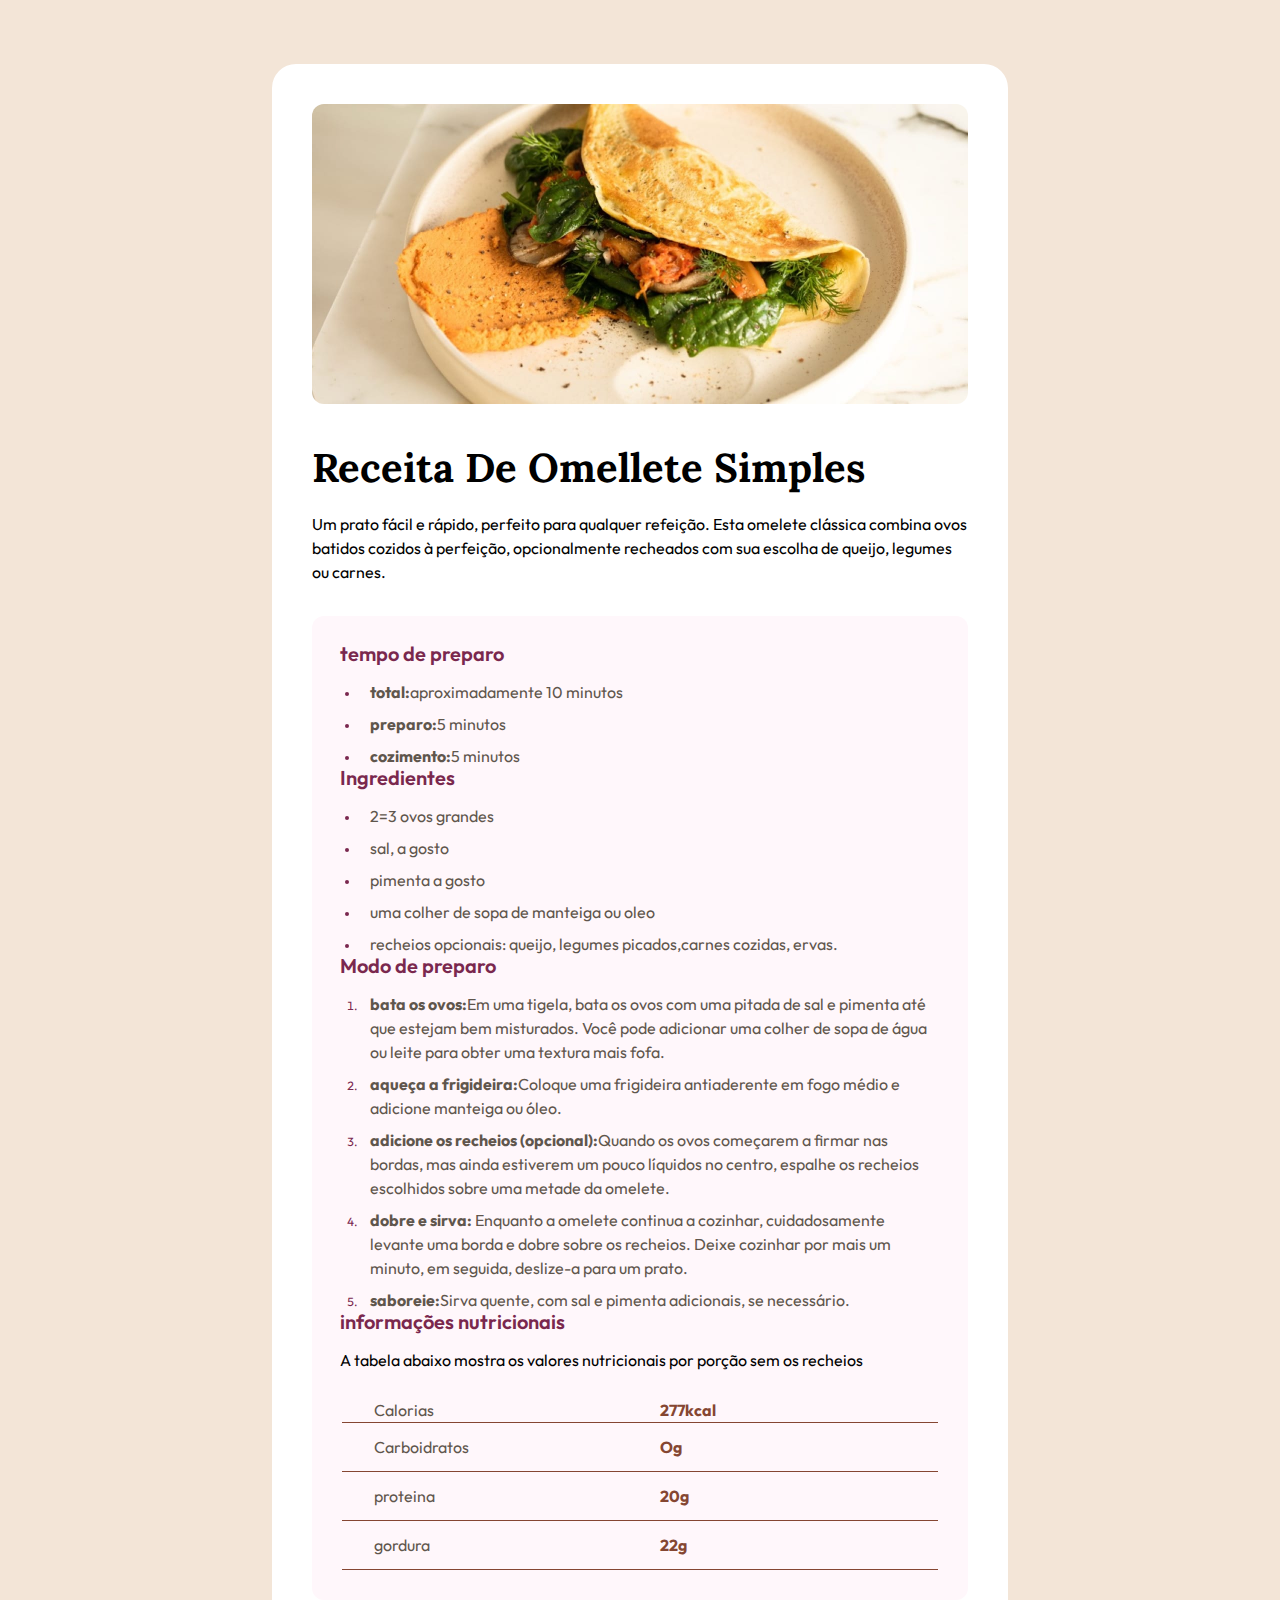
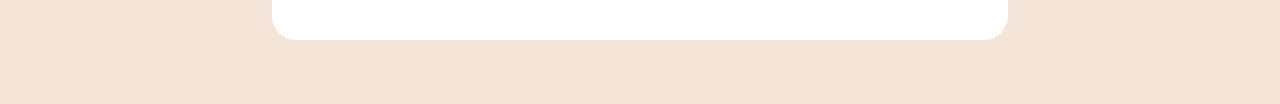
<file: index.html>
<!DOCTYPE html>
<html lang="pt-br">
<head>
    <meta charset="UTF-8">
    <meta name="viewport" content="width=device-width, initial-scale=1.0">
    <link rel="stylesheet" href="style.css">
    <link rel="preconnect" href="https://fonts.googleapis.com">
<link rel="preconnect" href="https://fonts.gstatic.com" crossorigin>
<link href="https://fonts.googleapis.com/css2?family=Lora:ital,wght@0,400..700;1,400..700&family=Outfit:wght@100..900&display=swap" rel="stylesheet"> 
    <title>receita</title>
</head>
</body>
<div>
            <img src="./image-omelette.jpeg" alt="image-omelette">
        <h1>Receita De Omellete Simples </h1>

        <p>Um prato fácil e rápido, perfeito para qualquer refeição. Esta omelete clássica combina ovos batidos cozidos à perfeição, opcionalmente recheados com sua escolha de queijo, legumes ou carnes.</p>
    
    <div class="tempo">

         <h2>tempo de preparo</h2>

         <ul>
            <li>
                <strong>total:</strong>aproximadamente 10 minutos 
            </li>
            <li>
                <strong>preparo:</strong>5 minutos 
            </li>
            <li>
                <strong>cozimento:</strong>5 minutos
            </li> 
         </ul>
    <div>
    <div class="Ingredientes">
        <h2>Ingredientes </h2>
  <ul>
    <li>2=3 ovos grandes </li>
    <li>sal, a gosto</li>
    <li>pimenta a gosto</li>
    <li>uma colher de sopa de manteiga ou oleo </li>
    <li>recheios opcionais: queijo, legumes picados,carnes cozidas, ervas.</li>

  </ul>
    </div>
        

    
    <div class="Modo">
<h2>Modo de preparo</h2>
<ol>
    <li>
        <strong>bata os ovos:</strong>Em uma tigela, bata os ovos com uma pitada de sal e pimenta até que estejam bem misturados. Você pode adicionar uma colher de sopa de água ou leite para obter uma textura mais fofa.

    </li>

    <li>
        <strong>aqueça a frigideira:</strong>Coloque uma frigideira antiaderente em fogo médio e adicione manteiga ou óleo.

    </li> 

    <li>
        <strong>adicione os recheios (opcional):</strong>Quando os ovos começarem a firmar nas bordas, mas ainda estiverem um pouco líquidos no centro, espalhe os recheios escolhidos sobre uma metade da omelete.
    </li>

    <li>
        <strong>dobre e sirva:</strong> Enquanto a omelete continua a cozinhar, cuidadosamente levante uma borda e dobre sobre os recheios. Deixe cozinhar por mais um minuto, em seguida, deslize-a para um prato.
    </li>

    <li>
        <strong>saboreie:</strong>Sirva quente, com sal e pimenta adicionais, se necessário.
    </li>
</ol>

<div>
    <div class="informacoes">
        <h2>informações nutricionais </h2>

        <p>A tabela abaixo mostra os valores nutricionais por porção sem os recheios </p>

        <table>
            <tr>
                <th>Calorias</th>
                <td>277kcal</td>
            </tr>
            <tr>
                <th>Carboidratos </th>
                 <td>Og</td>
            </tr>
            <tr>
                <th>proteina</th>
                <td>20g</td>
            </tr>
        <tr>
            <th>gordura</th>
            <td>22g</td>
        </tr>

        </table>
    <div>
</div>

</body>
</html>
</file>
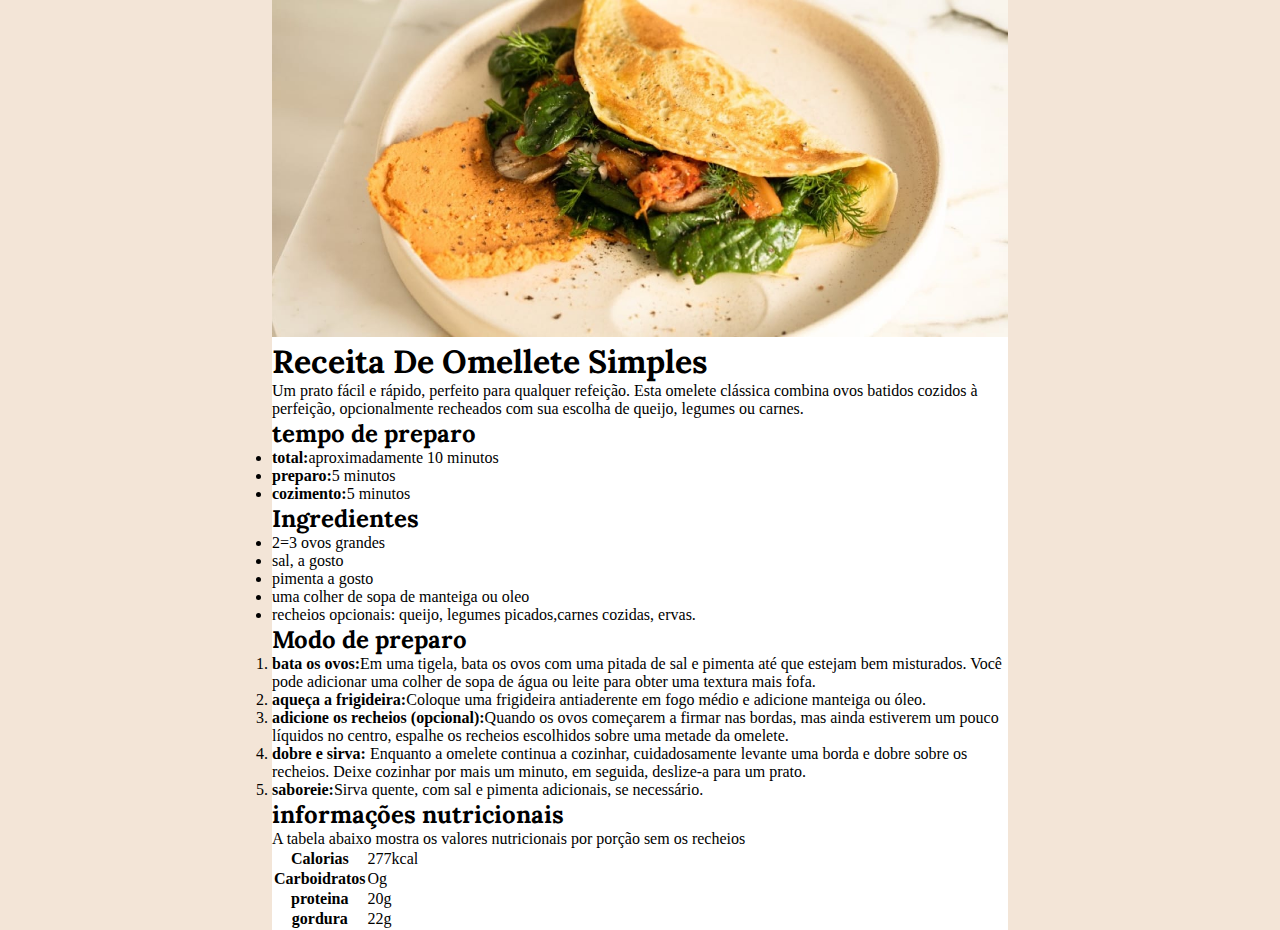
<file: assets/index.html>
<!DOCTYPE html>
<html lang="pt-br">
<head>
    <meta charset="UTF-8">
    <meta name="viewport" content="width=device-width, initial-scale=1.0">
    <link rel="preconnect" href="https://fonts.googleapis.com">
<link rel="preconnect" href="https://fonts.gstatic.com" crossorigin>
<link href="https://fonts.googleapis.com/css2?family=Lora:ital,wght@0,400..700;1,400..700&family=Outfit:wght@100..900&display=swap" rel="stylesheet"> 
    <link rel="stylesheet" href="style.css">
    <title>receita</title>
</head>
<body>
    <div>
        <img src="./image-omelette.jpeg" alt="image-omelette">
        <h1>Receita De Omellete Simples </h1>

        <p>Um prato fácil e rápido, perfeito para qualquer refeição. Esta omelete clássica combina ovos batidos cozidos à perfeição, opcionalmente recheados com sua escolha de queijo, legumes ou carnes.</p>
    </div class="tempo" >
    <div>

         <h2>tempo de preparo</h2>

         <ul>
            <li>
                <strong>total:</strong>aproximadamente 10 minutos 
            </li>
            <li>
                <strong>preparo:</strong>5 minutos 
            </li>
            <li>
                <strong>cozimento:</strong>5 minutos
            </li> 
         </ul>
    </div>
    <div class="Ingredientes">
        
<h2>Ingredientes </h2>
  <ul>
    <li>2=3 ovos grandes </li>
    <li>sal, a gosto</li>
    <li>pimenta a gosto</li>
    <li>uma colher de sopa de manteiga ou oleo </li>
    <li>recheios opcionais: queijo, legumes picados,carnes cozidas, ervas.</li>

  </ul>
    </div>
    <div class="Modo">
<h2>Modo de preparo</h2>
<ol>
    <li>
        <strong>bata os ovos:</strong>Em uma tigela, bata os ovos com uma pitada de sal e pimenta até que estejam bem misturados. Você pode adicionar uma colher de sopa de água ou leite para obter uma textura mais fofa.

    </li>

    <li>
        <strong>aqueça a frigideira:</strong>Coloque uma frigideira antiaderente em fogo médio e adicione manteiga ou óleo.

    </li> 

    <li>
        <strong>adicione os recheios (opcional):</strong>Quando os ovos começarem a firmar nas bordas, mas ainda estiverem um pouco líquidos no centro, espalhe os recheios escolhidos sobre uma metade da omelete.
    </li>

    <li>
        <strong>dobre e sirva:</strong> Enquanto a omelete continua a cozinhar, cuidadosamente levante uma borda e dobre sobre os recheios. Deixe cozinhar por mais um minuto, em seguida, deslize-a para um prato.
    </li>

    <li>
        <strong>saboreie:</strong>Sirva quente, com sal e pimenta adicionais, se necessário.
    </li>
</ol>
</div>
    <div class="informações">
        <h2>informações nutricionais </h2>

        <p>A tabela abaixo mostra os valores nutricionais por porção sem os recheios </p>

        <table>
            <tr>
                <th>Calorias</th>
                <td>277kcal</td>
            </tr>
            <tr>
                <th>Carboidratos </th>
                 <td>Og</td>
            </tr>
            <tr>
                <th>proteina</th>
                <td>20g</td>
            </tr>
        <tr>
            <th>gordura</th>
            <td>22g</td>
        </tr>

        </table>
    </div>
</body>
</html>
</file>
<file: style.css>
*{
    margin: 0;
    padding: 0;
    box-sizing: border-box;
}

body{
    background-color: #f3e5d7;
}

body > div {
    background-color: #fff;
    max-width: 736px;
    margin-inline: auto;
    margin-block: 64px;
    padding: 40px;
    border-radius: 24px;
}

div img{
    width: 100%;
    border-radius: 12px;
    margin-bottom: 40px;
}


h1,h2{
    font-family: "lora",serif;
}

h1{
font-size: 40px;  
color: #000000;
line-height: 100%;
margin-bottom: 24px;
}

p , li , th , td {
    
    font-family: "outfit", sens-serif;

}
p{
    color: #000000;
    line-height: 150%;
    margin-bottom: 32px;
}

.tempo {
  background-color: #fff7fb;
  padding: 28px;
  border-radius: 12px;
}

.tempo h2{
    font-size: 20px;
    font-weight: 600;
    line-height: 100%;
    font-family: "outfit", sans-serif;
    color: #7a284e;
    margin-bottom: 16px;
    
}

li  {
   padding-left: 10px; 
 color: #5f564d;
 line-height: 150%;
}

li+li {
 margin-top: 8px;

}

ol,ul{
    margin-left: 20px;
}

.tempo li::marker{
    color: #7a284e;
    font-size: 12px;
}

h2{
    font-size: 28px;
    color: #854632;
    line-height: 100%;
    margin-bottom: 24px;
}

.ingredientes li::marker{
    font-size: 12px;
    color: #854632;
}

.modo li::marker{
    color: #854632;
    font-weight: 700;

}

.informacoes p{
    margin-bottom: 24px;
}

table{
    width: 100%;
}


th,td{
    border-bottom: 1px solid #854632 ;
    width: 100%;
}

tr{
    display: flex;
}

th{
    text-align: left;
    padding-left:32px;
    font-weight: 400;
    color: #5f564d;
    line-height: 150%;
}
td{
    padding-left: 16px;
    font-weight: 700;
    color: #854632;
    line-height: 150%;
}



tr+tr th,
tr+tr td{
    padding-block: 12px;

}

tr:nth-of-type(4)th,
tr:nth-of-type(4)td{
    border: none;
}
</file>
<file: assets/style.css>
*{
    margin: 0;
    padding: 0;
    box-sizing: border-box;
}

body{
    background-color: #f3e5d7;
}

body > div{
    background-color: #fff;
max-width: 736px;
margin-inline: auto;
}

div img{
    width: 100%;
}


h1,h2{
    font-family: 'lora',serif;

}
</file>
